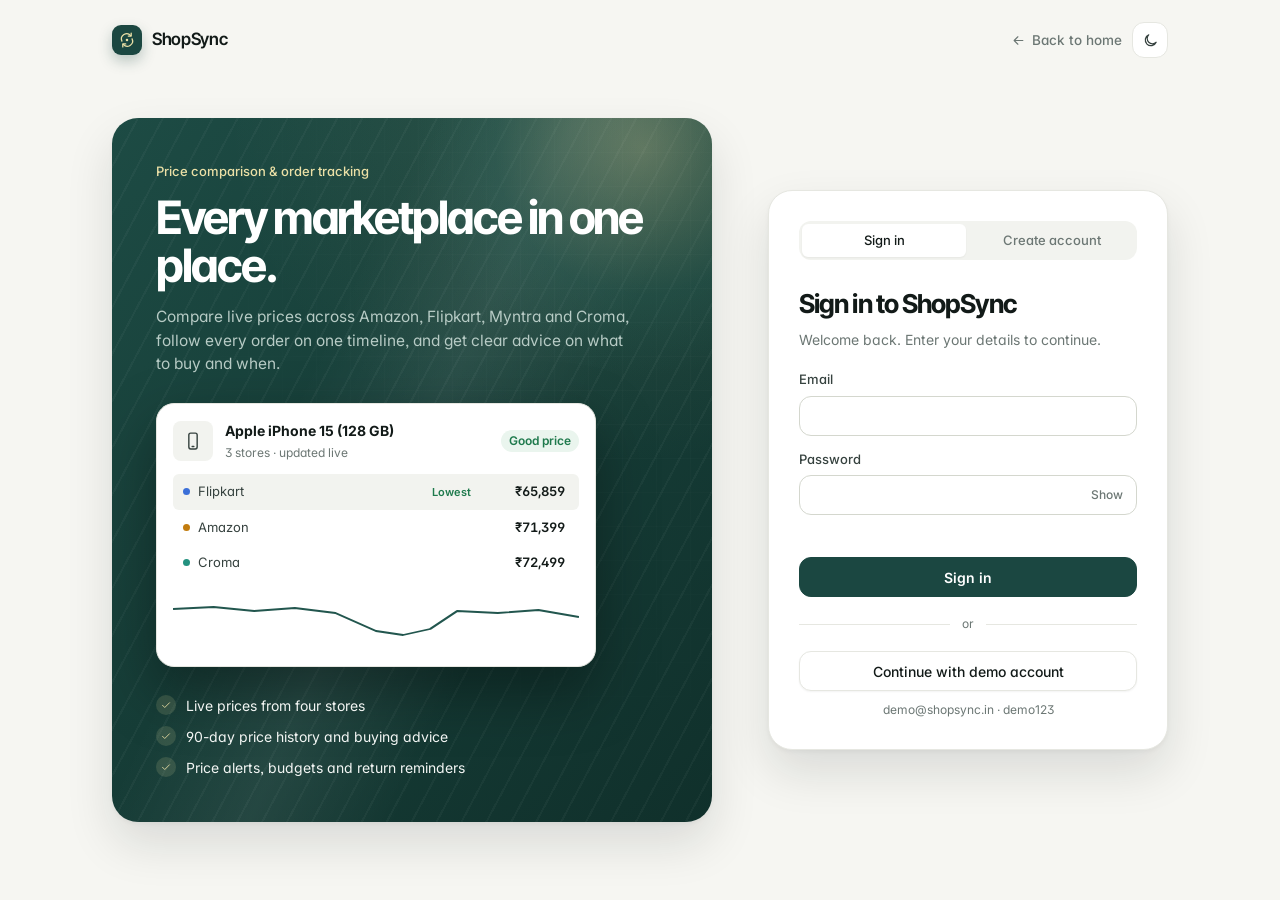
<file: web/login.html>
<!DOCTYPE html>
<html lang="en" data-theme="light">
<head>
  <meta charset="utf-8">
  <meta name="viewport" content="width=device-width, initial-scale=1">
  <title>Sign in · ShopSync</title>
  <link rel="icon" href="data:image/svg+xml,<svg xmlns='http://www.w3.org/2000/svg' viewBox='0 0 32 32'><rect width='32' height='32' rx='8' fill='%231b4741'/><path d='M9 12h14l-1.2 11H10.2z' fill='none' stroke='%23ebe0a6' stroke-width='2'/><path d='M12.5 12v-1.5a3.5 3.5 0 0 1 7 0V12' fill='none' stroke='%23ebe0a6' stroke-width='2'/></svg>">
  <link rel="preconnect" href="https://fonts.googleapis.com">
  <link href="https://fonts.googleapis.com/css2?family=Inter:wght@400;500;600;700&family=Inter+Tight:wght@500;600;700&display=swap" rel="stylesheet">
  <link rel="stylesheet" href="css/base.css">
  <link rel="stylesheet" href="css/login.css">
  <link rel="stylesheet" href="css/theme.css">
  <script>try{document.documentElement.dataset.theme=localStorage.getItem("ss-theme")||"light"}catch(e){}</script>
</head>
<body class="login-page">
  <header class="login-top">
    <a class="brand" href="/"><span class="brand-mark" data-icon="logo" data-size="18"></span>ShopSync</a>
    <div class="login-top-actions"><a class="back-link" href="/"><span data-icon="arrow" data-size="15"></span>Back to home</a><button class="icon-btn" id="themeToggle" aria-label="Toggle theme"></button></div>
  </header>

  <main class="login-shell">
    <section class="login-intro" data-glow>
      <div class="hero-grid" aria-hidden="true"></div>
      <div class="hero-orb" aria-hidden="true"></div>
      <p class="kicker">Price comparison &amp; order tracking</p>
      <h1>Every marketplace in one place.</h1>
      <p class="lead">Compare live prices across Amazon, Flipkart, Myntra and Croma, follow every order on one timeline,
        and get clear advice on what to buy and when.</p>

      <!-- static product preview -->
      <div class="preview" aria-hidden="true" data-tilt="7">
        <div class="pv-head">
          <span class="pv-icon" data-icon="phone" data-size="20"></span>
          <div>
            <strong>Apple iPhone 15 (128 GB)</strong>
            <small>3 stores · updated live</small>
          </div>
          <span class="pv-pill">Good price</span>
        </div>
        <div class="pv-row best"><span><i class="dot-store flipkart"></i>Flipkart</span><span class="pv-tag">Lowest</span><b id="pvPrice">₹65,859</b></div>
        <div class="pv-row"><span><i class="dot-store amazon"></i>Amazon</span><span></span><b>₹71,399</b></div>
        <div class="pv-row"><span><i class="dot-store croma"></i>Croma</span><span></span><b>₹72,499</b></div>
        <svg class="pv-chart" viewBox="0 0 300 54" preserveAspectRatio="none">
          <defs><linearGradient id="pvFill" x1="0" x2="0" y1="0" y2="1"><stop offset="0" stop-color="#1b4741" stop-opacity=".18"/><stop offset="1" stop-color="#1b4741" stop-opacity="0"/></linearGradient></defs>
          <path class="pv-area" d="M0,18 L30,16 L60,20 L90,17 L120,22 L150,40 L170,44 L190,38 L210,20 L240,22 L270,19 L300,26 L300,54 L0,54 Z" fill="url(#pvFill)"/>
          <polyline class="pv-line" points="0,18 30,16 60,20 90,17 120,22 150,40 170,44 190,38 210,20 240,22 270,19 300,26" fill="none" stroke="currentColor" stroke-width="1.8" stroke-linejoin="round"/>
        </svg>
      </div>

      <ul class="points">
        <li><span data-icon="check" data-size="16"></span>Live prices from four stores</li>
        <li><span data-icon="check" data-size="16"></span>90-day price history and buying advice</li>
        <li><span data-icon="check" data-size="16"></span>Price alerts, budgets and return reminders</li>
      </ul>
    </section>

    <section class="auth-card" id="authCard">
      <div class="auth-tabs" role="tablist">
        <button class="auth-tab active" data-mode="login" role="tab">Sign in</button>
        <button class="auth-tab" data-mode="signup" role="tab">Create account</button>
      </div>

      <h2 id="authTitle">Sign in to ShopSync</h2>
      <p class="auth-sub" id="authSub">Welcome back. Enter your details to continue.</p>

      <form id="authForm" novalidate>
        <label class="field signup-only">
          <span>Full name</span>
          <input id="name" name="name" type="text" autocomplete="name">
        </label>
        <label class="field">
          <span>Email</span>
          <input id="email" name="email" type="email" autocomplete="email" required>
        </label>
        <label class="field">
          <span>Password</span>
          <div class="pw-wrap">
            <input id="password" name="password" type="password" autocomplete="current-password" required minlength="6">
            <button type="button" class="peek" id="peekBtn">Show</button>
          </div>
        </label>
        <div class="strength signup-only" aria-hidden="true"><span id="strengthBar"></span></div>

        <p class="form-error" id="formError" role="alert"></p>

        <button class="btn-primary full" type="submit" id="submitBtn">
          <span class="spinner"></span><span class="btn-label">Sign in</span>
        </button>
      </form>

      <div class="divider"><span>or</span></div>
      <button class="btn-ghost full" id="demoBtn">Continue with demo account</button>
      <p class="fine-print">demo@shopsync.in · demo123</p>
    </section>
  </main>

  <script src="js/icons.js"></script>
  <script src="js/motion.js"></script>
  <script src="js/login.js"></script>
</body>
</html>
</file>
<file: web/css/base.css>
/* ==========================================================================
   ShopSync design tokens: neutral greys + a single blue accent.
   ========================================================================== */
:root,
[data-theme="light"] {
  --bg: #f7f7f8;
  --surface: #ffffff;
  --surface-2: #f3f4f6;
  --surface-hover: #f9fafb;
  --border: #e5e7eb;
  --border-strong: #d1d5db;
  --text: #111827;
  --text-2: #374151;
  --muted: #6b7280;
  --accent: #2563eb;
  --accent-hover: #1d4ed8;
  --accent-soft: #eff4ff;
  --accent-2: #4f46e5;
  --hero: linear-gradient(135deg, #0b1020 0%, #0f1a36 55%, #172554 100%);
  --shadow-lg: 0 2px 4px rgba(16, 24, 40, .04), 0 16px 40px rgba(16, 24, 40, .10);
  --good: #15803d;
  --good-soft: #f0fdf4;
  --bad: #b91c1c;
  --bad-soft: #fef2f2;
  --warn: #a16207;
  --warn-soft: #fefce8;
  --btn-bg: #111827;
  --btn-text: #ffffff;
  --shadow: 0 1px 2px rgba(16, 24, 40, .05), 0 8px 24px rgba(16, 24, 40, .06);
  --shadow-sm: 0 1px 2px rgba(16, 24, 40, .06);
  --overlay: rgba(17, 24, 39, .35);

  /* store colours: muted, only used for small dots and chart lines */
  --amazon: #c27c0e;
  --flipkart: #3b6fd8;
  --myntra: #c2477a;
  --croma: #23917f;

  --radius: 12px;
  --radius-sm: 8px;
  --ease: cubic-bezier(.2, .7, .2, 1);
  --spring: cubic-bezier(.34, 1.4, .64, 1);
  color-scheme: light;
}

[data-theme="dark"] {
  --bg: #0e1013;
  --surface: #15171b;
  --surface-2: #1c1f24;
  --surface-hover: #1a1d22;
  --border: #25282e;
  --border-strong: #33373e;
  --text: #ececee;
  --text-2: #c5c7cc;
  --muted: #8b8f98;
  --accent: #6b9bff;
  --accent-hover: #8bb0ff;
  --accent-soft: rgba(107, 155, 255, .12);
  --accent-2: #818cf8;
  --hero: linear-gradient(135deg, #0d1222 0%, #111a33 55%, #18244d 100%);
  --shadow-lg: 0 2px 4px rgba(0, 0, 0, .3), 0 16px 40px rgba(0, 0, 0, .45);
  --good: #4bb36b;
  --good-soft: rgba(75, 179, 107, .12);
  --bad: #f0645a;
  --bad-soft: rgba(240, 100, 90, .12);
  --warn: #d4a72c;
  --warn-soft: rgba(212, 167, 44, .12);
  --btn-bg: #ececee;
  --btn-text: #111317;
  --shadow: 0 1px 2px rgba(0, 0, 0, .3), 0 8px 24px rgba(0, 0, 0, .3);
  --shadow-sm: 0 1px 2px rgba(0, 0, 0, .3);
  --overlay: rgba(0, 0, 0, .55);
  --amazon: #d9a03f;
  --flipkart: #6f97e6;
  --myntra: #d77aa0;
  --croma: #4fb5a3;
  color-scheme: dark;
}

*, *::before, *::after { box-sizing: border-box; }
html, body { margin: 0; }

body {
  font-family: "Inter", system-ui, -apple-system, "Segoe UI", Roboto, sans-serif;
  font-feature-settings: "cv11", "ss01";
  background: var(--bg);
  color: var(--text);
  line-height: 1.5;
  font-size: 14px;
  -webkit-font-smoothing: antialiased;
}

button, input, select, textarea { font: inherit; color: inherit; }
button { cursor: pointer; }
a { color: var(--accent); }
::selection { background: var(--accent-soft); }
.ic { display: block; flex: none; }

/* -------- buttons -------- */
.btn-primary {
  display: inline-flex; align-items: center; justify-content: center; gap: 8px;
  border: 1px solid var(--btn-bg); border-radius: var(--radius-sm); padding: 0 16px; min-height: 40px;
  font-weight: 600; font-size: 14px; color: var(--btn-text); background: var(--btn-bg);
  transition: opacity .15s, transform .2s var(--ease), box-shadow .2s;
}
.btn-primary { position: relative; overflow: hidden; }
.btn-primary::after {
  content: ""; position: absolute; inset: 0; transform: translateX(-120%);
  background: linear-gradient(100deg, transparent 30%, rgba(255,255,255,.22) 50%, transparent 70%);
  transition: transform .6s var(--ease);
}
.btn-primary:hover { opacity: .92; transform: translateY(-1px); box-shadow: 0 6px 16px rgba(17, 24, 39, .18); }
.btn-primary:hover::after { transform: translateX(120%); }
.btn-primary:active { transform: translateY(1px); }
.btn-primary:disabled { opacity: .55; cursor: default; }
.btn-primary.small { min-height: 34px; padding: 0 12px; font-size: 13px; }

.btn-ghost {
  display: inline-flex; align-items: center; justify-content: center; gap: 8px;
  border: 1px solid var(--border-strong); background: var(--surface); border-radius: var(--radius-sm);
  min-height: 40px; padding: 0 14px; font-weight: 500; transition: background .15s, border-color .15s;
}
.btn-ghost:hover { background: var(--surface-2); }

.icon-btn {
  position: relative; width: 36px; height: 36px; flex: none; border-radius: var(--radius-sm);
  border: 1px solid var(--border); background: var(--surface); color: var(--text-2);
  display: grid; place-items: center; transition: background .15s, color .15s;
}
.icon-btn:hover { background: var(--surface-2); color: var(--text); }

.spinner {
  width: 16px; height: 16px; border-radius: 50%; border: 2px solid currentColor; border-right-color: transparent;
  animation: spin .7s linear infinite; display: none; opacity: .8;
}
.loading .spinner { display: inline-block; }
@keyframes spin { to { transform: rotate(360deg); } }

/* store dot */
.dot-store { width: 7px; height: 7px; border-radius: 50%; display: inline-block; flex: none; background: var(--sc, var(--muted)); }
.dot-store.amazon, .s-Amazon { --sc: var(--amazon); }
.dot-store.flipkart, .s-Flipkart { --sc: var(--flipkart); }
.dot-store.myntra, .s-Myntra { --sc: var(--myntra); }
.dot-store.croma, .s-Croma { --sc: var(--croma); }

@keyframes fadeUp { from { opacity: 0; transform: translateY(6px); } }
@keyframes fadeIn { from { opacity: 0; } }

@media (prefers-reduced-motion: reduce) {
  *, *::before, *::after { animation-duration: .001ms !important; transition-duration: .001ms !important; }
}
</file>
<file: web/css/login.css>
/* ============================ Login page ============================ */
.login-page { min-height: 100vh; display: flex; flex-direction: column; }

.login-top {
  display: flex; justify-content: space-between; align-items: center;
  max-width: 1120px; width: 100%; margin: 0 auto; padding: 22px 32px;
}
.brand { display: flex; align-items: center; gap: 10px; font-weight: 700; font-size: 16px; letter-spacing: -.01em; }
.brand-mark {
  width: 28px; height: 28px; border-radius: 7px; display: grid; place-items: center;
  background: var(--btn-bg); color: var(--btn-text);
}

.login-shell {
  flex: 1; display: grid; grid-template-columns: 1.15fr 400px; gap: 56px; align-items: center;
  max-width: 1120px; width: 100%; margin: 0 auto; padding: 24px 32px 64px;
}

.login-intro {
  position: relative; overflow: hidden; padding: 44px; border-radius: 22px; color: #e5e7eb;
  background: var(--hero); box-shadow: var(--shadow-lg); animation: fadeUp .6s var(--ease) both;
}
.login-intro > *:not(.hero-grid):not(.hero-orb) { position: relative; z-index: 1; }
.hero-grid {
  position: absolute; inset: 0; pointer-events: none;
  background-image: linear-gradient(rgba(255,255,255,.05) 1px, transparent 1px), linear-gradient(90deg, rgba(255,255,255,.05) 1px, transparent 1px);
  background-size: 34px 34px; mask-image: radial-gradient(ellipse at 80% 20%, #000 0%, transparent 70%);
  -webkit-mask-image: radial-gradient(ellipse at 80% 20%, #000 0%, transparent 70%);
}
.hero-orb {
  position: absolute; width: 460px; height: 460px; right: -160px; top: -200px; border-radius: 50%; pointer-events: none;
  background: radial-gradient(circle, rgba(59, 130, 246, .42), rgba(79, 70, 229, .16) 45%, transparent 70%);
  animation: orbFloat 12s ease-in-out infinite alternate;
}
@keyframes orbFloat { from { transform: translate(0, 0) scale(1); } to { transform: translate(-70px, 60px) scale(1.12); } }
.kicker { margin: 0 0 12px; font-size: 13px; font-weight: 500; color: #93b4ff; }
.login-intro h1 { margin: 0; font-size: clamp(30px, 3.6vw, 42px); line-height: 1.12; letter-spacing: -.03em; font-weight: 700; max-width: 520px; color: #fff; }
.lead { margin: 16px 0 28px; font-size: 15.5px; color: #aab3c5; max-width: 480px; }

.preview {
  max-width: 440px; padding: 16px; border-radius: 14px; background: var(--surface); color: var(--text);
  border: 1px solid var(--border); box-shadow: 0 24px 60px rgba(0, 0, 0, .35);
  animation: floatCard 7s ease-in-out infinite, fadeUp .7s var(--ease) .15s both;
}
@keyframes floatCard { 0%, 100% { transform: translateY(0) rotate(-.4deg); } 50% { transform: translateY(-8px) rotate(.2deg); } }
.pv-row { transition: background .3s; }
.pv-row b { transition: color .3s; border-radius: 4px; padding: 0 4px; }
.pv-row b.tick { animation: tick 1.4s var(--ease); }
@keyframes tick { 0%, 35% { color: var(--good); background: var(--good-soft); } }
.pv-line { stroke-dasharray: 400; stroke-dashoffset: 400; animation: draw 1.6s var(--ease) .5s forwards; }
.pv-area { opacity: 0; animation: fadeIn .8s ease 1.2s forwards; }
@keyframes draw { to { stroke-dashoffset: 0; } }
.pv-head { display: flex; gap: 12px; align-items: center; margin-bottom: 12px; }
.pv-head strong { display: block; font-size: 14px; }
.pv-head small { color: var(--muted); font-size: 12px; }
.pv-icon { width: 40px; height: 40px; border-radius: 8px; background: var(--surface-2); display: grid; place-items: center; color: var(--text-2); }
.pv-pill { margin-left: auto; font-size: 12px; font-weight: 600; color: var(--good); background: var(--good-soft); padding: 2px 8px; border-radius: 99px; }
.pv-row { display: grid; grid-template-columns: 1fr auto 90px; align-items: center; gap: 8px; padding: 8px 10px; border-radius: 6px; font-size: 13px; }
.pv-row span:first-child { display: flex; align-items: center; gap: 8px; color: var(--text-2); }
.pv-row b { text-align: right; font-weight: 600; font-variant-numeric: tabular-nums; }
.pv-row.best { background: var(--surface-2); }
.pv-tag { font-size: 11px; font-weight: 600; color: var(--good); }
.pv-chart { width: 100%; height: 54px; margin-top: 10px; color: var(--accent); }

.points { list-style: none; padding: 0; margin: 28px 0 0; display: grid; gap: 10px; color: #c9d2e3; }
.points li { display: flex; align-items: center; gap: 10px; animation: fadeUp .5s var(--ease) both; }
.points li:nth-child(1) { animation-delay: .35s; }
.points li:nth-child(2) { animation-delay: .45s; }
.points li:nth-child(3) { animation-delay: .55s; }
.points li span { width: 20px; height: 20px; border-radius: 50%; display: grid; place-items: center; background: rgba(74, 222, 128, .14); color: #4ade80; }
.points li span .ic { width: 12px; height: 12px; }

/* ---------------- auth card ---------------- */
.auth-card {
  padding: 30px; border-radius: 18px; background: var(--surface); border: 1px solid var(--border);
  box-shadow: var(--shadow-lg); animation: fadeUp .6s var(--ease) .12s both;
}
.auth-tabs { position: relative; }
.auth-tabs::before {
  content: ""; position: absolute; top: 3px; bottom: 3px; left: 3px; width: calc(50% - 5px); border-radius: 6px;
  background: var(--surface); box-shadow: var(--shadow-sm); transition: transform .4s var(--spring);
}
.signup-mode .auth-tabs::before { transform: translateX(calc(100% + 4px)); }
.auth-tab { position: relative; z-index: 1; }
.auth-tab.active { background: transparent !important; box-shadow: none !important; }
.signup-mode .signup-only { animation: fadeUp .35s var(--ease); }
.auth-card.shake { animation: shake .35s var(--ease); }
@keyframes shake { 25%, 75% { transform: translateX(-4px); } 50% { transform: translateX(4px); } }

.auth-tabs { display: grid; grid-template-columns: 1fr 1fr; gap: 4px; background: var(--surface-2); border-radius: var(--radius-sm); padding: 3px; margin-bottom: 24px; }
.auth-tab { border: 0; background: none; padding: 7px; font-weight: 500; font-size: 13px; color: var(--muted); border-radius: 6px; transition: background .15s, color .15s; }
.auth-tab.active { background: var(--surface); color: var(--text); box-shadow: var(--shadow-sm); }

.auth-card h2 { margin: 0; font-size: 20px; letter-spacing: -.015em; }
.auth-sub { margin: 6px 0 20px; color: var(--muted); }

.field { display: block; margin-bottom: 14px; }
.field > span { display: block; font-size: 13px; font-weight: 500; margin-bottom: 6px; color: var(--text-2); }
.field input {
  width: 100%; height: 40px; padding: 0 12px; border-radius: var(--radius-sm);
  border: 1px solid var(--border-strong); background: var(--surface); outline: none;
  transition: border-color .15s, box-shadow .15s;
}
.field input:focus { border-color: var(--accent); box-shadow: 0 0 0 3px var(--accent-soft); }
.pw-wrap { position: relative; }
.pw-wrap input { padding-right: 60px; }
.peek { position: absolute; right: 6px; top: 6px; height: 28px; padding: 0 8px; border: 0; background: none; font-size: 12px; font-weight: 500; color: var(--muted); border-radius: 6px; }
.peek:hover { background: var(--surface-2); color: var(--text); }

.signup-only { display: none; }
.signup-mode .signup-only { display: block; }
.strength { height: 3px; border-radius: 3px; background: var(--surface-2); margin: -6px 0 14px; overflow: hidden; }
.strength span { display: block; height: 100%; width: 0; transition: width .3s var(--ease), background .3s; }

.form-error { min-height: 18px; margin: 0 0 10px; color: var(--bad); font-size: 13px; }
.full { width: 100%; }

.divider { display: flex; align-items: center; gap: 12px; color: var(--muted); font-size: 12px; margin: 18px 0; }
.divider::before, .divider::after { content: ""; flex: 1; height: 1px; background: var(--border); }
.fine-print { text-align: center; font-size: 12px; color: var(--muted); margin: 10px 0 0; }

body.leaving { animation: leave .35s var(--ease) forwards; }
@keyframes leave { to { opacity: 0; } }

@media (max-width: 900px) {
  .login-shell { grid-template-columns: 1fr; gap: 32px; padding: 8px 18px 40px; }
  .login-top { padding: 16px 18px; }
  .preview, .points { display: none; }
  .lead { margin-bottom: 0; }
  .login-intro { padding: 28px 24px; }
}
</file>
<file: web/css/theme.css>
/* ==========================================================================
   ShopSync "Evergreen" theme: deep green + butter yellow on warm white.
   Loaded after the page stylesheets, so it only overrides tokens and looks.
   ========================================================================== */
:root, [data-theme="light"] {
  --green-950: #0f2b27;
  --green-900: #143a35;
  --green-800: #1b4741;
  --green-700: #22564e;
  --green-600: #2c6a60;
  --green-100: #e6efec;
  --green-50: #f1f6f4;
  --butter: #ebe0a6;
  --butter-strong: #dfcf80;
  --butter-soft: #f7f2d9;
  --on-green: #f3f6f4;
  --on-green-2: #b7cbc5;
  --on-green-3: #8fb0a8;

  --bg: #f6f6f2;
  --surface: #ffffff;
  --surface-2: #f2f3ef;
  --surface-hover: #fafaf7;
  --border: #e6e7e1;
  --border-strong: #d4d7ce;
  --text: #121a18;
  --text-2: #36423f;
  --muted: #6c7774;
  --accent: #22564e;
  --accent-hover: #1b4741;
  --accent-soft: #e6efec;
  --accent-2: #dfcf80;
  --btn-bg: #1b4741;
  --btn-text: #ffffff;
  --good: #1f7a4d;
  --good-soft: #eaf5ee;
  --hero:
    radial-gradient(120% 90% at 85% 0%, rgba(235, 224, 166, .10), transparent 55%),
    repeating-linear-gradient(118deg, rgba(255,255,255,.035) 0 2px, transparent 2px 22px),
    linear-gradient(140deg, #1d4b44 0%, #173f39 45%, #10302b 100%);
  --shadow-sm: 0 1px 2px rgba(18, 26, 24, .05);
  --shadow: 0 1px 2px rgba(18, 26, 24, .05), 0 10px 28px rgba(18, 26, 24, .06);
  --shadow-lg: 0 2px 4px rgba(18, 26, 24, .04), 0 22px 48px rgba(18, 26, 24, .12);
  --radius: 14px;
  --radius-sm: 10px;
  --display: "Inter Tight", "Inter", system-ui, sans-serif;
}

[data-theme="dark"] {
  --good: #5cc28a;
  --good-soft: rgba(92, 194, 138, .13);
  --shadow-sm: 0 1px 2px rgba(0, 0, 0, .3);
  --shadow: 0 1px 2px rgba(0, 0, 0, .3), 0 10px 28px rgba(0, 0, 0, .3);
  --shadow-lg: 0 2px 4px rgba(0, 0, 0, .3), 0 22px 48px rgba(0, 0, 0, .45);
  --bg: #0d1412;
  --surface: #131c1a;
  --surface-2: #19231f;
  --surface-hover: #172120;
  --border: #22302c;
  --border-strong: #2f3f3a;
  --text: #e9efed;
  --text-2: #c2ceca;
  --muted: #8a9a95;
  --accent: #8cc9b9;
  --accent-hover: #a5d6c9;
  --accent-soft: rgba(140, 201, 185, .12);
  --accent-2: #dfcf80;
  --btn-bg: #ebe0a6;
  --btn-text: #13231f;
  --hero:
    radial-gradient(120% 90% at 85% 0%, rgba(235, 224, 166, .07), transparent 55%),
    repeating-linear-gradient(118deg, rgba(255,255,255,.025) 0 2px, transparent 2px 22px),
    linear-gradient(140deg, #173e38 0%, #12322d 45%, #0c2320 100%);
}

body { font-feature-settings: "cv11", "ss01", "ss03"; }
h1, h2, .hero h1, .page-head h1, .cmp-title, .section-head h2 { font-family: var(--display); }
::selection { background: var(--butter); color: #13231f; }

/* ---------- buttons ---------- */
.btn-primary { border-radius: 12px; font-weight: 600; }
.btn-primary:hover { opacity: 1; background: var(--accent-hover); border-color: var(--accent-hover); box-shadow: 0 8px 20px rgba(27, 71, 65, .25); }
[data-theme="dark"] .btn-primary:hover { background: #f2e9b9; border-color: #f2e9b9; }
.btn-ghost { border-radius: 12px; border-color: var(--border); box-shadow: var(--shadow-sm); }
.btn-butter {
  display: inline-flex; align-items: center; justify-content: center; gap: 8px; min-height: 48px; padding: 0 26px;
  border-radius: 12px; border: 0; background: var(--butter); color: #14241f; font-weight: 600; font-size: 15px;
  box-shadow: inset 0 -2px 0 rgba(0,0,0,.08), 0 8px 22px rgba(0,0,0,.18);
  transition: transform .35s var(--spring), background .2s, box-shadow .3s;
  text-decoration: none; position: relative; overflow: hidden;
}
.btn-butter:hover { background: #f2e9b9; box-shadow: inset 0 -2px 0 rgba(0,0,0,.08), 0 14px 30px rgba(0,0,0,.22); }
.btn-butter::after {
  content: ""; position: absolute; inset: 0; transform: translateX(-120%);
  background: linear-gradient(100deg, transparent 30%, rgba(255,255,255,.55) 50%, transparent 70%); transition: transform .7s var(--ease);
}
.btn-butter:hover::after { transform: translateX(120%); }
.icon-btn { border-radius: 12px; }
.input, .select, .search { border-radius: 12px; }

/* ---------- brand ---------- */
.brand { font-family: var(--display); font-weight: 600; font-size: 17px; letter-spacing: -.02em; }
.brand-mark, [data-theme="dark"] .brand-mark {
  width: 30px; height: 30px; border-radius: 9px; background: var(--green-800); color: var(--butter);
  box-shadow: 0 6px 14px rgba(27, 71, 65, .28);
}
.brand-mark .ic { animation: spinSlow 14s linear infinite; }
@keyframes spinSlow { to { transform: rotate(360deg); } }

/* ---------- app shell ---------- */
body.app { background: var(--bg); }
.sidebar { background: var(--surface); }
.nav-label { color: #9aa5a1; letter-spacing: .04em; text-transform: none; font-size: 12px; font-weight: 500; }
.nav-item { border-radius: 12px; padding: 10px 12px; }
.nav-item.active { color: var(--text); }
.side-nav .nav-item.active .ic { color: var(--accent); }
.nav-glider {
  background: var(--surface); border-radius: 12px; height: 41px;
  box-shadow: 0 0 0 1px var(--border), 0 4px 12px rgba(18, 26, 24, .06);
}
.nav-glider::before { background: var(--accent); }
[data-theme="dark"] .nav-glider { background: var(--surface-2); }
.nav-badge { border-radius: 99px; }

.side-card { background: var(--hero); border-radius: 16px; }
.side-card::after { background: radial-gradient(circle, rgba(235, 224, 166, .28), transparent 70%); }
.side-card p { color: var(--on-green-2); }
.side-card .btn-primary { background: var(--butter); border-color: var(--butter); color: #14241f; }
.sc-icon { color: var(--butter); }

.topbar { border-bottom-color: var(--border); }
.page-head h1 { font-size: 30px; font-weight: 600; letter-spacing: -.035em; }
.section-head h2 { font-size: 20px; letter-spacing: -.025em; }

/* ---------- overview hero ---------- */
.hero { border-radius: 22px; padding: 34px; isolation: isolate; }
.hero::before {           /* slow moving light sheen */
  content: ""; position: absolute; inset: -40%; z-index: -1; pointer-events: none;
  background: linear-gradient(115deg, transparent 40%, rgba(255,255,255,.07) 50%, transparent 60%);
  animation: sheen 9s ease-in-out infinite;
}
@keyframes sheen { 0% { transform: translateX(-30%); } 50% { transform: translateX(30%); } 100% { transform: translateX(-30%); } }
.hero-grid { opacity: .5; }
.hero-orb { background: radial-gradient(circle, rgba(235, 224, 166, .22), rgba(44, 106, 96, .25) 45%, transparent 70%); }
.hero h1 { font-size: 36px; font-weight: 600; letter-spacing: -.04em; line-height: 1.1; }
.hero-kicker, .hero-metrics .m-label, .chat-head small { color: var(--on-green-3); }
.hero-sub { color: var(--on-green-2); font-size: 15px; }
.hero .ask-bar { background: rgba(255,255,255,.07); border-color: rgba(255,255,255,.14); color: var(--on-green-3); border-radius: 14px; }
.hero .ask-bar:focus-within { border-color: rgba(235, 224, 166, .7); box-shadow: 0 0 0 4px rgba(235, 224, 166, .15); }
.hero .ask-bar input::placeholder { color: var(--on-green-3); }
.hero .ask-bar .btn-primary { background: var(--butter); border-color: var(--butter); color: #14241f; }
.hero .ask-icon .ic { color: var(--butter); }
.hero .qchip { color: var(--on-green-2); border-radius: 99px; }
.hero-metrics .metric { border-radius: 16px; }
.hero-metrics .metric:hover { background: rgba(255,255,255,.1); }

/* ---------- metric strips become separate cards ---------- */
.metrics { gap: 12px; border: 0; background: none; box-shadow: none; }
.metrics .metric {
  background: var(--surface); border: 1px solid var(--border); border-radius: 16px; box-shadow: var(--shadow-sm);
  padding: 16px 18px; transition: transform .35s var(--spring), box-shadow .3s;
}
.metrics .metric + .metric { border-left: 1px solid var(--border); }
.metrics .metric:hover { transform: translateY(-2px); box-shadow: var(--shadow); }
.m-value { font-family: var(--display); font-size: 28px; letter-spacing: -.035em; }

/* ---------- cards & panels ---------- */
.card, .panel, .glance-card, .fp-quote { border-radius: 18px; }
.card.hoverable::before { background: radial-gradient(320px circle at var(--mx, 50%) var(--my, 0%), rgba(235, 224, 166, .28), transparent 60%); }
[data-theme="dark"] .card.hoverable::before { background: radial-gradient(320px circle at var(--mx, 50%) var(--my, 0%), rgba(140, 201, 185, .10), transparent 60%); }
.p-icon { border-radius: 12px; }
.g-icon { background: var(--butter-soft); color: var(--accent); border-radius: 12px; }
[data-theme="dark"] .g-icon { background: rgba(235, 224, 166, .1); color: var(--butter); }
.g-body strong { font-family: var(--display); font-size: 20px; letter-spacing: -.03em; }
.verdict { border-radius: 99px; }
.sbar.best .fill { background: var(--accent); }
.status-pill { border-radius: 99px; }

/* chips & segmented controls */
.seg { border-radius: 12px; }
.seg::before { border-radius: 9px; }
.qchip { border-radius: 99px; }
.chip-toggle.on { background: var(--green-800); border-color: var(--green-800); color: #fff; }
[data-theme="dark"] .chip-toggle.on { background: var(--butter); border-color: var(--butter); color: #14241f; }

/* tooltips like a dark pill */
.chart-tip { background: var(--green-950); color: #fff; border-radius: 12px; }
[data-theme="dark"] .chart-tip { background: #f3f6f4; color: #0f2b27; }

/* meters use the brand green */
.meter > i { background: var(--accent); }
.g-meter i { background: var(--accent); }

/* ---------- assistant ---------- */
.chat-fab, [data-theme="dark"] .chat-fab { background: var(--green-800); color: var(--butter); box-shadow: 0 12px 30px rgba(27, 71, 65, .38); }
.chat-fab::before { border-color: rgba(44, 106, 96, .55); }
.chat-head { background: var(--hero); }
.chat-avatar { color: var(--butter); }
.msg.user .bubble, [data-theme="dark"] .msg.user .bubble { background: var(--green-800); color: #fff; }
.chat-action { border-radius: 99px; }

/* ---------- budget hero + misc on green ---------- */
.bh-main > small, .bh-figure span, .bh-bar .mark small, .bh-stats small { color: var(--on-green-3); }
.budget-hero { border-radius: 22px; }
.budget-hero .level-pill { background: rgba(235, 224, 166, .16) !important; color: var(--butter); }
.test-curl pre { background: var(--green-950); color: #d6e4df; }

/* ---------- live price ticks ---------- */
@keyframes flashDown { 0%, 35% { color: var(--good); background: var(--good-soft); box-shadow: 0 0 0 3px var(--good-soft); } }

/* ---------- magnetic buttons (see motion.js) ---------- */
.magnetic { transition: transform .35s var(--spring); will-change: transform; }

/* ---------- cursor glow on dark green surfaces ---------- */
.glow-follow { --gx: 50%; --gy: 50%; }
.glow-follow::after {
  content: ""; position: absolute; inset: 0; border-radius: inherit; pointer-events: none; z-index: 0;
  background: radial-gradient(420px circle at var(--gx) var(--gy), rgba(235, 224, 166, .12), transparent 60%);
  opacity: 0; transition: opacity .4s;
}
.glow-follow:hover::after { opacity: 1; }

/* scroll progress bar */
.scroll-progress { position: fixed; top: 0; left: 0; right: 0; height: 3px; z-index: 100; pointer-events: none; }
.scroll-progress i { display: block; height: 100%; width: 100%; background: linear-gradient(90deg, var(--accent), var(--butter-strong)); transform-origin: left; transform: scaleX(0); }

/* ---------- scroll reveal (motion.js) ---------- */
[data-reveal] { opacity: 0; transform: translateY(26px); transition: opacity .8s var(--ease), transform .9s var(--ease); transition-delay: var(--d, 0s); }
[data-reveal="left"] { transform: translateX(-30px); }
[data-reveal="right"] { transform: translateX(30px); }
[data-reveal="scale"] { transform: scale(.94) translateY(16px); }
[data-reveal].is-in { opacity: 1; transform: none; }
@media (prefers-reduced-motion: reduce) { [data-reveal] { opacity: 1; transform: none; } }
.side-nav .nav-item > span:not(.nav-badge):not([data-icon]) { white-space: nowrap; }

/* ---------- login page ---------- */
.login-page .brand { color: var(--text); text-decoration: none; }
.login-top-actions { display: flex; align-items: center; gap: 10px; }
.back-link { display: inline-flex; align-items: center; gap: 6px; color: var(--muted); text-decoration: none; font-size: 13.5px; font-weight: 500; transition: color .2s; }
.back-link .ic { transform: rotate(180deg); transition: transform .3s var(--spring); }
.back-link:hover { color: var(--text); }
.back-link:hover .ic { transform: rotate(180deg) translateX(3px); }
.login-intro { position: relative; isolation: isolate; border-radius: 26px !important; }
.login-intro::before {
  content: ""; position: absolute; inset: -50%; z-index: -1; pointer-events: none;
  background: linear-gradient(115deg, transparent 42%, rgba(255,255,255,.07) 50%, transparent 58%); animation: sheen 10s ease-in-out infinite;
}
.login-intro .kicker { color: var(--butter) !important; }
.login-intro h1 { font-size: 46px !important; letter-spacing: -.045em !important; line-height: 1.04 !important; }
.login-intro .lead { color: var(--on-green-2) !important; }
.login-intro .points { color: var(--on-green) !important; }
.login-intro .points .ic { color: var(--butter); }
.login-intro .hero-orb { background: radial-gradient(circle, rgba(235, 224, 166, .25), rgba(44, 106, 96, .2) 45%, transparent 70%) !important; }
.preview { border-radius: 18px !important; }
.auth-card { border-radius: 24px !important; }
.auth-card h2 { font-size: 26px; letter-spacing: -.035em; }
.auth-tabs { border-radius: 12px !important; }
.auth-tab { border-radius: 9px !important; }
.login-page input { border-radius: 12px !important; }
.login-intro .points li span { background: rgba(235, 224, 166, .14) !important; color: var(--butter) !important; }
</file>
